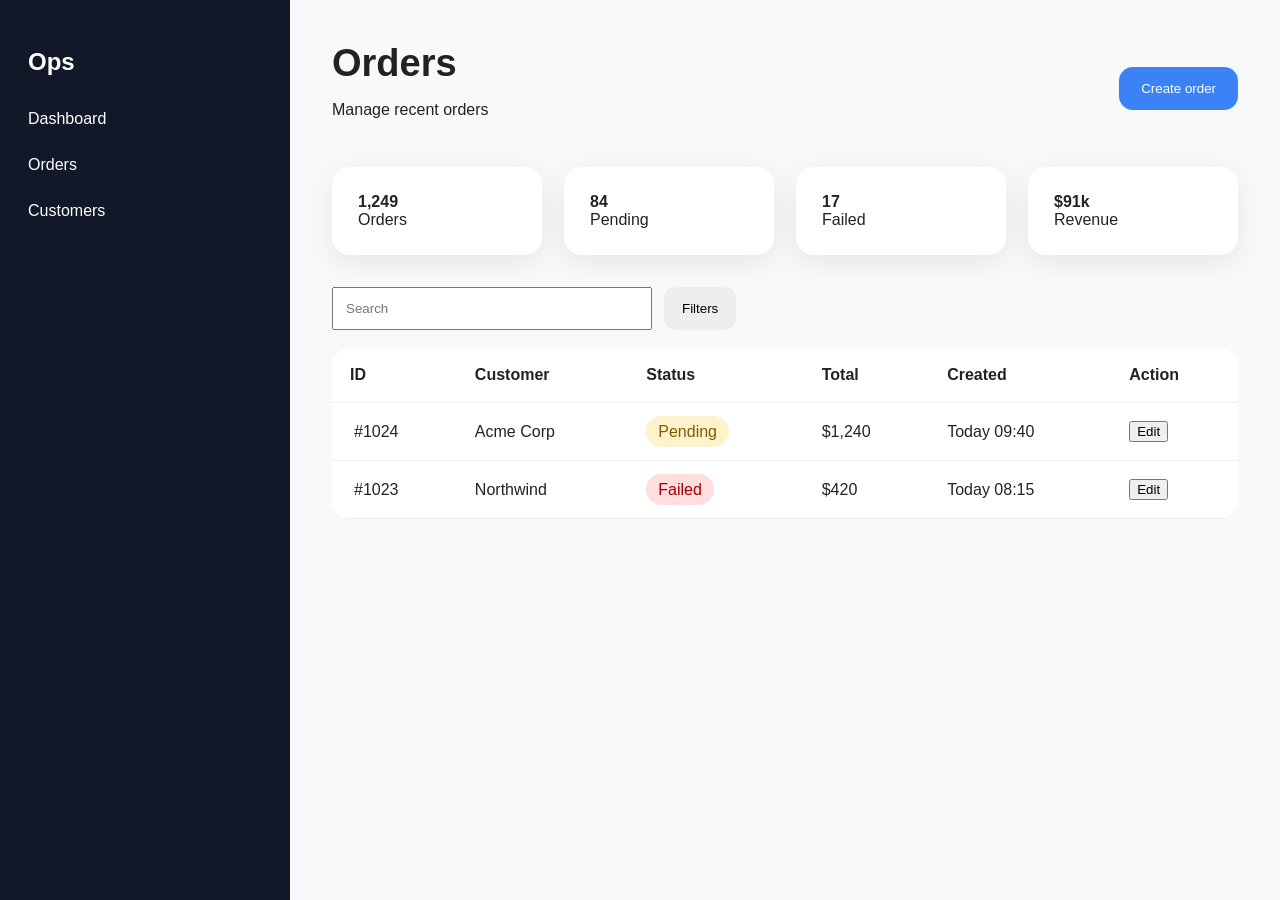
<file: evals/fixtures/existing-dashboard/src/index.html>
<!doctype html>
<html lang="en">
<head>
  <meta charset="utf-8">
  <meta name="viewport" content="width=device-width, initial-scale=1">
  <title>Operations Dashboard Fixture</title>
  <link rel="stylesheet" href="styles.css">
</head>
<body>
  <aside class="sidebar">
    <h1>Ops</h1>
    <a href="#">Dashboard</a>
    <a href="#">Orders</a>
    <a href="#">Customers</a>
  </aside>
  <main>
    <header>
      <div>
        <h2>Orders</h2>
        <p>Manage recent orders</p>
      </div>
      <button class="blue-button" data-permission="orders.create" data-api="POST /api/orders">Create order</button>
    </header>
    <section class="cards">
      <div class="card"><strong>1,249</strong><span>Orders</span></div>
      <div class="card"><strong>84</strong><span>Pending</span></div>
      <div class="card"><strong>17</strong><span>Failed</span></div>
      <div class="card"><strong>$91k</strong><span>Revenue</span></div>
    </section>
    <div class="toolbar">
      <input aria-label="Search orders" placeholder="Search">
      <button class="gray-button">Filters</button>
    </div>
    <div class="table-wrap">
      <table>
        <thead><tr><th>ID</th><th>Customer</th><th>Status</th><th>Total</th><th>Created</th><th>Action</th></tr></thead>
        <tbody>
          <tr><td>#1024</td><td>Acme Corp</td><td><span class="pill pending">Pending</span></td><td>$1,240</td><td>Today 09:40</td><td><button data-permission="orders.edit" data-api="PATCH /api/orders/1024">Edit</button></td></tr>
          <tr><td>#1023</td><td>Northwind</td><td><span class="pill failed">Failed</span></td><td>$420</td><td>Today 08:15</td><td><button data-permission="orders.edit" data-api="PATCH /api/orders/1023">Edit</button></td></tr>
        </tbody>
      </table>
    </div>
  </main>
</body>
</html>
</file>
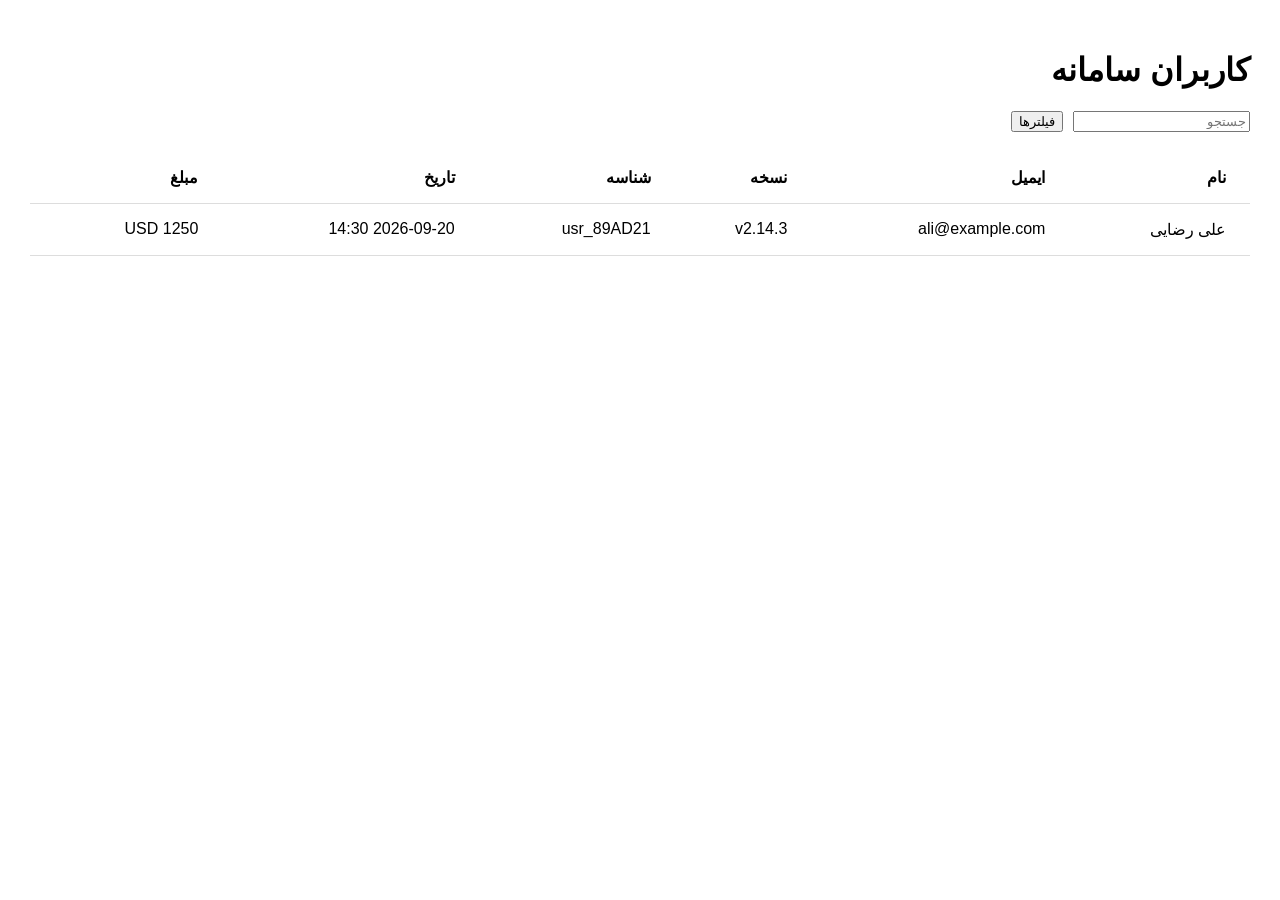
<file: evals/fixtures/rtl-table/src/index.html>
<!doctype html>
<html lang="fa" dir="rtl">
<head><meta charset="utf-8"><meta name="viewport" content="width=device-width,initial-scale=1"><link rel="stylesheet" href="styles.css"></head>
<body>
  <main>
    <h1>کاربران سامانه</h1>
    <div class="filters"><input placeholder="جستجو"><button>فیلترها</button></div>
    <table>
      <thead><tr><th>نام</th><th>ایمیل</th><th>نسخه</th><th>شناسه</th><th>تاریخ</th><th>مبلغ</th></tr></thead>
      <tbody>
        <tr><td>علی رضایی</td><td>ali@example.com</td><td>v2.14.3</td><td>usr_89AD21</td><td>2026-09-20 14:30</td><td>1250 USD</td></tr>
      </tbody>
    </table>
  </main>
</body>
</html>
</file>
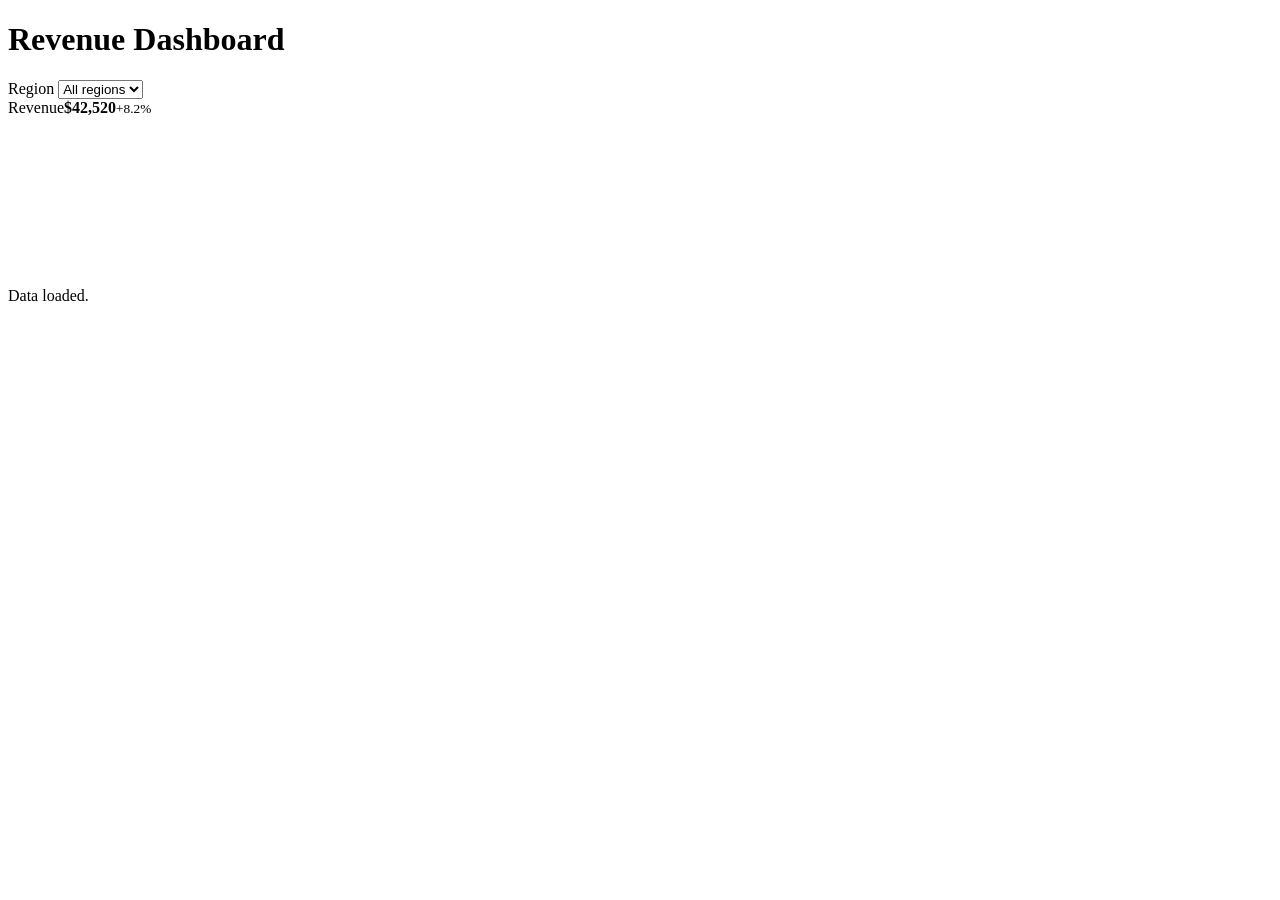
<file: evals/fixtures/analytics-dashboard/src/dashboard.html>
<!doctype html>
<html lang="en">
<body>
  <h1>Revenue Dashboard</h1>
  <label>Region <select><option>All regions</option><option>EU</option></select></label>
  <section>
    <div class="metric"><span>Revenue</span><strong>$42,520</strong><small>+8.2%</small></div>
  </section>
  <canvas id="revenue-chart" aria-label="Revenue chart"></canvas>
  <p id="sync-message">Data loaded.</p>
</body>
</html>
</file>
<file: evals/fixtures/existing-dashboard/src/styles.css>
:root { font-family: Arial, sans-serif; }
* { box-sizing: border-box; }
body { margin: 0; background: #f8f9fb; color: #222; display: flex; }
.sidebar { width: 290px; min-height: 100vh; background: #111827; color: white; padding: 28px; }
.sidebar a { display: block; color: white; padding: 14px 0; text-decoration: none; }
main { width: calc(100% - 290px); padding: 42px; }
header { display: flex; justify-content: space-between; align-items: center; }
h2 { font-size: 38px; margin: 0; }
.cards { display: grid; grid-template-columns: repeat(4, 1fr); gap: 22px; margin: 32px 0; }
.card { background: white; border-radius: 18px; padding: 26px; box-shadow: 0 8px 30px rgba(0,0,0,.08); }
.card strong,.card span { display: block; }
.blue-button { background: #3b82f6; color: white; border: 0; padding: 14px 22px; border-radius: 14px; }
.gray-button { background: #eee; border: 0; padding: 12px 18px; border-radius: 12px; }
.toolbar { display: flex; gap: 12px; margin-bottom: 18px; }
input { padding: 12px; width: 320px; }
.table-wrap { background: white; border-radius: 18px; overflow: hidden; }
table { width: 100%; min-width: 900px; border-collapse: collapse; }
th,td { text-align: left; padding: 18px; border-bottom: 1px solid #eee; }
.pill { padding: 7px 12px; border-radius: 999px; }
.pending { background: #fff2cc; color: #805b00; }
.failed { background: #ffdede; color: #a00000; }
/* USER-CHANGE: do not remove this custom spacing adjustment during eval */
tbody td:first-child { padding-left: 22px; }
button:focus { outline: none; }
@media (max-width: 700px) {
  .sidebar { width: 80px; padding: 12px; }
  main { width: calc(100% - 80px); padding: 18px; }
  .cards { grid-template-columns: repeat(2, 1fr); }
  h2 { font-size: 34px; }
}
</file>
<file: evals/fixtures/rtl-table/src/styles.css>
body { font-family: sans-serif; margin: 0; padding: 30px; }
.filters { display: flex; justify-content: flex-start; gap: 10px; margin-bottom: 20px; }
table { width: 100%; border-collapse: collapse; min-width: 850px; }
th,td { text-align: right; padding: 16px; border-bottom: 1px solid #ddd; }
th:first-child, td:first-child { padding-right: 24px; }
th:last-child, td:last-child { padding-left: 24px; }
</file>
